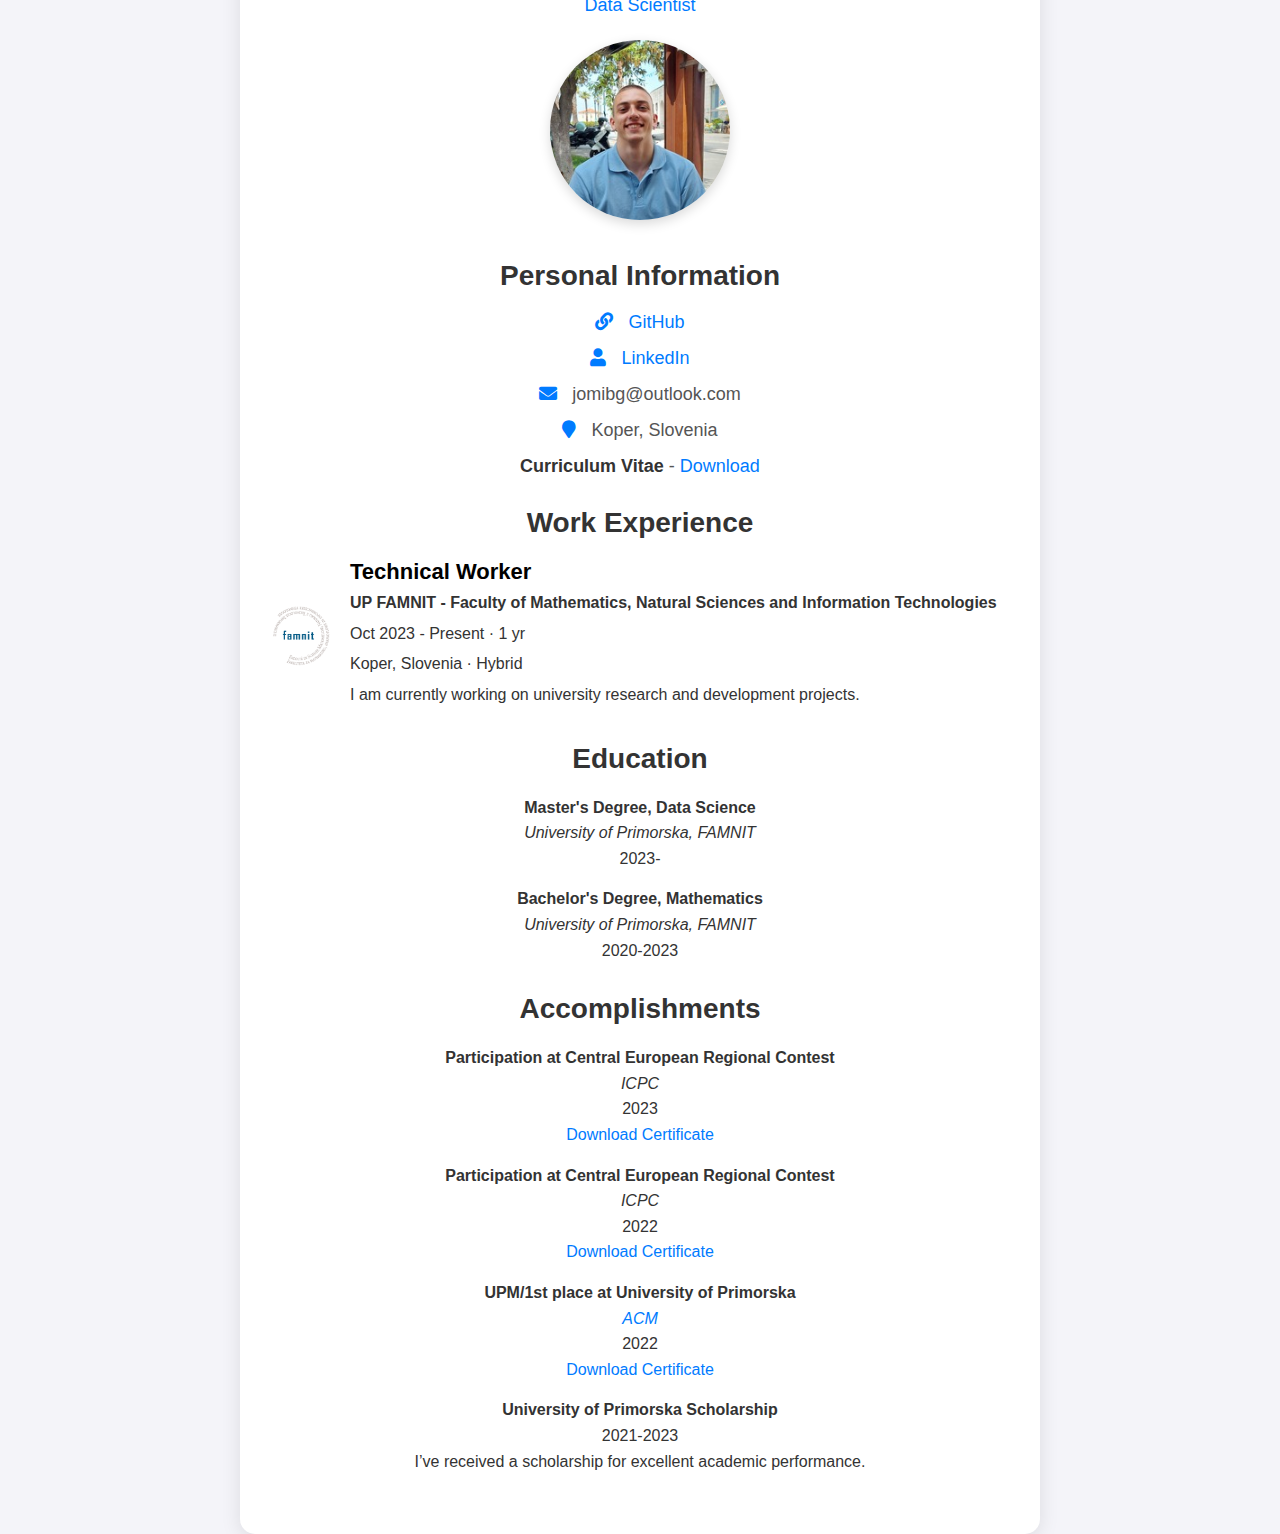
<file: index.html>
<!DOCTYPE html>
<html lang="en">
<head>
  <meta charset="UTF-8">
  <meta name="viewport" content="width=device-width, initial-scale=1.0">
  <title>Resume - Jovan Pavlović</title>
  <link rel="stylesheet" type="text/css" href="resume.css">
  <link rel="stylesheet" href="https://cdnjs.cloudflare.com/ajax/libs/font-awesome/5.15.3/css/all.min.css">
</head>
<body>
  <div class="container">
    <header>
      <h1>Jovan Pavlović</h1>
      <p class="subtitle">Data Scientist</p>
      <div class="profile-picture">
        <img src="profile-picture1.jpg" alt="Profile Picture">
      </div>
    </header>
    
    <div class="section">
      <h2>Personal Information</h2>
      <ul>
        <li><i class="fa fa-link"></i> <a href="https://github.com/jomibg" target="_blank">GitHub</a></li>
        <li><i class="fa fa-user"></i> <a href="https://www.linkedin.com/in/jovan-pavlovi%C4%87-22817517b/" target="_blank">LinkedIn</a></li>
        <li><i class="fa fa-envelope"></i> jomibg@outlook.com</li>
        <li><i class="fa fa-map-marker"></i> Koper, Slovenia</li>
        <li><strong>Curriculum Vitae</strong> - <a href="Simple_CV-1.pdf" download target="_blank">Download</a></li>
      </ul>
    </div>
    
    <div class="section">
      <h2>Work Experience</h2>
      <div class="work-experience">
        <img src="famnit-logo.png" alt="UP FAMNIT Logo" class="company-logo">
        <div class="work-details">
          <h3>Technical Worker</h3>
          <p><strong>UP FAMNIT - Faculty of Mathematics, Natural Sciences and Information Technologies</strong></p>
          <p>Oct 2023 - Present · 1 yr</p>
          <p>Koper, Slovenia · Hybrid</p>
          <p>I am currently working on university research and development projects.</p>
        </div>
      </div>
    </div>

    <div class="section">
      <h2>Education</h2>
      <ul>
        <li>
          <p><strong>Master's Degree, Data Science</strong></p>
          <p><em>University of Primorska, FAMNIT</em></p>
          <p>2023-</p>
        </li>
        <li>
          <p><strong>Bachelor's Degree, Mathematics</strong></p>
          <p><em>University of Primorska, FAMNIT</em></p>
          <p>2020-2023</p>
        </li>
      </ul>
    </div>

    <div class="section">
      <h2>Accomplishments</h2>
      <ul>
         <li>
          <p><strong>Participation at Central European Regional Contest</strong></p>
          <p><em>ICPC</em></p>
          <p>2023</p>
          <p><a href="cerc2023.jpg" download target="_blank">Download Certificate</a></p>
        </li>
        <li>
          <p><strong>Participation at Central European Regional Contest</strong></p>
          <p><em>ICPC</em></p>
          <p>2022</p>
          <p><a href="cerc.pdf" download target="_blank">Download Certificate</a></p>
        </li>
        <li>
          <p><strong>UPM/1st place at University of Primorska</strong></p>
          <p><em><a href="https://tekmovanja.acm.si/" target="_blank">ACM</a></em></p>
          <p>2022</p>
          <p><a href="upm.pdf" download target="_blank">Download Certificate</a></p>
        </li>
        <li>
          <p><strong>University of Primorska Scholarship</strong></p>
          <p>2021-2023</p>
          <p>I’ve received a scholarship for excellent academic performance.</p>
        </li>
      </ul>
    </div>

  </div>
</body>
</html>
</file>
<file: resume.css>
* {
  box-sizing: border-box;
  margin: 0;
  padding: 0;
  font-family: 'Arial', sans-serif;
}

body {
  display: flex;
  justify-content: center;
  align-items: center;
  height: 100vh;
  background-color: #f4f4f9;
}

.container {
  margin-top: 42%;
  max-width: 800px;
  width: 100%;
  background-color: #fff;
  padding: 30px;
  border-radius: 15px;
  box-shadow: 0px 4px 20px rgba(0, 0, 0, 0.1);
  text-align: center;
}

header {
  margin-bottom: 40px;
}

h1 {
  font-size: 42px;
  font-weight: bold;
  color: #333;
  margin-bottom: 10px;
}

.subtitle {
  color: #007BFF;
  font-size: 18px;
  margin-bottom: 20px;
}

.profile-picture {
  width: 180px;
  height: 180px;
  border-radius: 50%;
  overflow: hidden;
  margin: 0 auto 30px;
  box-shadow: 0px 4px 12px rgba(0, 0, 0, 0.15);
}

.profile-picture img {
  width: 100%;
  height: 100%;
  object-fit: cover;
  object-position: top;
}

h2 {
  font-size: 28px;
  color: #333;
  margin-bottom: 20px;
}

ul {
  list-style: none;
  padding: 0;
}

ul li {
  margin-bottom: 15px;
  font-size: 18px;
  color: #555;
}

ul li i {
  color: #007BFF;
  margin-right: 10px;
}

ul li a {
  text-decoration: none;
  color: #007BFF;
}

ul li a:hover {
  text-decoration: underline;
}

ul li strong {
  color: #333;
}

.section {
  margin-bottom: 30px;
}

p {
  font-size: 16px;
  line-height: 1.6;
  color: #333;
}

.work-experience {
  display: flex;
  align-items: center;
  text-align: left;
  margin-bottom: 20px;
}

.company-logo {
  width: 60px;
  height: 60px;
  margin-right: 20px;
}

.work-details h3 {
  font-size: 22px;
  font-weight: bold;
  margin-bottom: 5px;
}

.work-details p {
  font-size: 16px;
  margin: 5px 0;
}
</file>
